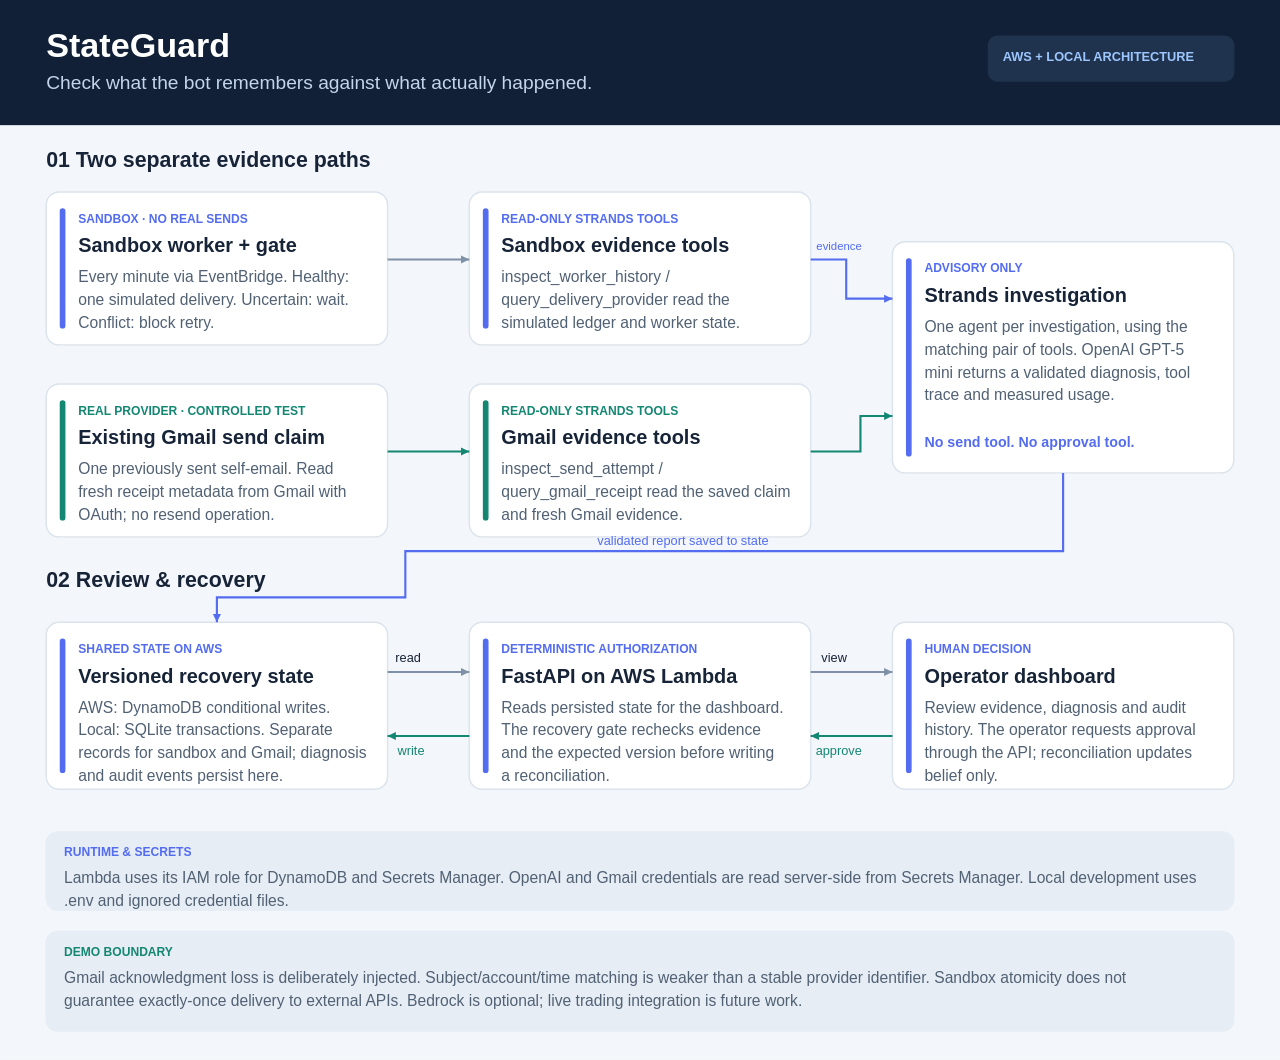
<file: docs/architecture-diagram.html>
<!doctype html><html lang="en"><head><meta charset="utf-8"><meta name="viewport" content="width=device-width,initial-scale=1"><title>StateGuard Architecture</title><style>body{margin:0;background:#f3f6fa}svg{display:block;width:100%;height:auto;max-width:1800px;margin:auto}</style></head><body><svg xmlns="http://www.w3.org/2000/svg" width="1800" height="1490" viewBox="0 0 1800 1490" role="img" aria-label="StateGuard Architecture"><rect width="100%" height="100%" fill="#f3f6fa"/><rect x="0" y="0" width="1800" height="175" rx="0" fill="#112037" stroke="#112037" stroke-width="2"/><text x="65" y="80" fill="#ffffff" font-family="Segoe UI,Arial,sans-serif" font-size="48" font-weight="700">StateGuard</text><text x="65" y="125" fill="#c4d4eb" font-family="Segoe UI,Arial,sans-serif" font-size="27" font-weight="400">Check what the bot remembers against what actually happened.</text><rect x="1390" y="51" width="345" height="63" rx="13" fill="#20334e" stroke="#20334e" stroke-width="2"/><text x="1410" y="86" fill="#9dc6ff" font-family="Segoe UI,Arial,sans-serif" font-size="18" font-weight="700">AWS + LOCAL ARCHITECTURE</text><text x="65" y="235" fill="#172438" font-family="Segoe UI,Arial,sans-serif" font-size="30" font-weight="700">01  Two separate evidence paths</text><rect x="65" y="270" width="480" height="215" rx="18" fill="#ffffff" stroke="#dbe3ec" stroke-width="2"/><rect x="85" y="294" width="6" height="167" rx="3" fill="#536cf0" stroke="#536cf0" stroke-width="2"/><text x="110" y="313" fill="#536cf0" font-family="Segoe UI,Arial,sans-serif" font-size="17" font-weight="700">SANDBOX · NO REAL SENDS</text><text x="110" y="355" fill="#172438" font-family="Segoe UI,Arial,sans-serif" font-size="28" font-weight="700">Sandbox worker + gate</text><text x="110" y="397" fill="#516174" font-family="Segoe UI,Arial,sans-serif" font-size="22" font-weight="400">Every minute via EventBridge. Healthy:</text><text x="110" y="429" fill="#516174" font-family="Segoe UI,Arial,sans-serif" font-size="22" font-weight="400">one simulated delivery. Uncertain: wait.</text><text x="110" y="461" fill="#516174" font-family="Segoe UI,Arial,sans-serif" font-size="22" font-weight="400">Conflict: block retry.</text><rect x="660" y="270" width="480" height="215" rx="18" fill="#ffffff" stroke="#dbe3ec" stroke-width="2"/><rect x="680" y="294" width="6" height="167" rx="3" fill="#536cf0" stroke="#536cf0" stroke-width="2"/><text x="705" y="313" fill="#536cf0" font-family="Segoe UI,Arial,sans-serif" font-size="17" font-weight="700">READ-ONLY STRANDS TOOLS</text><text x="705" y="355" fill="#172438" font-family="Segoe UI,Arial,sans-serif" font-size="28" font-weight="700">Sandbox evidence tools</text><text x="705" y="397" fill="#516174" font-family="Segoe UI,Arial,sans-serif" font-size="22" font-weight="400">inspect_worker_history /</text><text x="705" y="429" fill="#516174" font-family="Segoe UI,Arial,sans-serif" font-size="22" font-weight="400">query_delivery_provider read the</text><text x="705" y="461" fill="#516174" font-family="Segoe UI,Arial,sans-serif" font-size="22" font-weight="400">simulated ledger and worker state.</text><rect x="65" y="540" width="480" height="215" rx="18" fill="#ffffff" stroke="#dbe3ec" stroke-width="2"/><rect x="85" y="564" width="6" height="167" rx="3" fill="#148772" stroke="#148772" stroke-width="2"/><text x="110" y="583" fill="#148772" font-family="Segoe UI,Arial,sans-serif" font-size="17" font-weight="700">REAL PROVIDER · CONTROLLED TEST</text><text x="110" y="625" fill="#172438" font-family="Segoe UI,Arial,sans-serif" font-size="28" font-weight="700">Existing Gmail send claim</text><text x="110" y="667" fill="#516174" font-family="Segoe UI,Arial,sans-serif" font-size="22" font-weight="400">One previously sent self-email. Read</text><text x="110" y="699" fill="#516174" font-family="Segoe UI,Arial,sans-serif" font-size="22" font-weight="400">fresh receipt metadata from Gmail with</text><text x="110" y="731" fill="#516174" font-family="Segoe UI,Arial,sans-serif" font-size="22" font-weight="400">OAuth; no resend operation.</text><rect x="660" y="540" width="480" height="215" rx="18" fill="#ffffff" stroke="#dbe3ec" stroke-width="2"/><rect x="680" y="564" width="6" height="167" rx="3" fill="#148772" stroke="#148772" stroke-width="2"/><text x="705" y="583" fill="#148772" font-family="Segoe UI,Arial,sans-serif" font-size="17" font-weight="700">READ-ONLY STRANDS TOOLS</text><text x="705" y="625" fill="#172438" font-family="Segoe UI,Arial,sans-serif" font-size="28" font-weight="700">Gmail evidence tools</text><text x="705" y="667" fill="#516174" font-family="Segoe UI,Arial,sans-serif" font-size="22" font-weight="400">inspect_send_attempt /</text><text x="705" y="699" fill="#516174" font-family="Segoe UI,Arial,sans-serif" font-size="22" font-weight="400">query_gmail_receipt read the saved claim</text><text x="705" y="731" fill="#516174" font-family="Segoe UI,Arial,sans-serif" font-size="22" font-weight="400">and fresh Gmail evidence.</text><rect x="1255" y="340" width="480" height="325" rx="18" fill="#ffffff" stroke="#dbe3ec" stroke-width="2"/><rect x="1275" y="364" width="6" height="277" rx="3" fill="#536cf0" stroke="#536cf0" stroke-width="2"/><text x="1300" y="383" fill="#536cf0" font-family="Segoe UI,Arial,sans-serif" font-size="17" font-weight="700">ADVISORY ONLY</text><text x="1300" y="425" fill="#172438" font-family="Segoe UI,Arial,sans-serif" font-size="28" font-weight="700">Strands investigation</text><text x="1300" y="467" fill="#516174" font-family="Segoe UI,Arial,sans-serif" font-size="22" font-weight="400">One agent per investigation, using the</text><text x="1300" y="499" fill="#516174" font-family="Segoe UI,Arial,sans-serif" font-size="22" font-weight="400">matching pair of tools. OpenAI GPT-5</text><text x="1300" y="531" fill="#516174" font-family="Segoe UI,Arial,sans-serif" font-size="22" font-weight="400">mini returns a validated diagnosis, tool</text><text x="1300" y="563" fill="#516174" font-family="Segoe UI,Arial,sans-serif" font-size="22" font-weight="400">trace and measured usage.</text><text x="1300" y="628" fill="#536cf0" font-family="Segoe UI,Arial,sans-serif" font-size="20" font-weight="700">No send tool. No approval tool.</text><polyline points="545,365 660,365" fill="none" stroke="#8091a7" stroke-width="3"/><polygon points="660,365 648.2941876694152,370.654551943446 648.2941876694152,359.345448056554" fill="#8091a7"/><polyline points="545,635 660,635" fill="none" stroke="#148772" stroke-width="3"/><polygon points="660,635 648.2941876694152,640.654551943446 648.2941876694152,629.345448056554" fill="#148772"/><polyline points="1140,365 1190,365 1190,420 1255,420" fill="none" stroke="#536cf0" stroke-width="3"/><polygon points="1255,420 1243.2941876694151,425.654551943446 1243.2941876694151,414.345448056554" fill="#536cf0"/><polyline points="1140,635 1210,635 1210,585 1255,585" fill="none" stroke="#148772" stroke-width="3"/><polygon points="1255,585 1243.2941876694151,590.654551943446 1243.2941876694151,579.345448056554" fill="#148772"/><text x="1148" y="351" fill="#536cf0" font-family="Segoe UI,Arial,sans-serif" font-size="16" font-weight="400">evidence</text><text x="65" y="825" fill="#172438" font-family="Segoe UI,Arial,sans-serif" font-size="30" font-weight="700">02  Review &amp; recovery</text><rect x="65" y="875" width="480" height="235" rx="18" fill="#ffffff" stroke="#dbe3ec" stroke-width="2"/><rect x="85" y="899" width="6" height="187" rx="3" fill="#536cf0" stroke="#536cf0" stroke-width="2"/><text x="110" y="918" fill="#536cf0" font-family="Segoe UI,Arial,sans-serif" font-size="17" font-weight="700">SHARED STATE ON AWS</text><text x="110" y="960" fill="#172438" font-family="Segoe UI,Arial,sans-serif" font-size="28" font-weight="700">Versioned recovery state</text><text x="110" y="1002" fill="#516174" font-family="Segoe UI,Arial,sans-serif" font-size="22" font-weight="400">AWS: DynamoDB conditional writes.</text><text x="110" y="1034" fill="#516174" font-family="Segoe UI,Arial,sans-serif" font-size="22" font-weight="400">Local: SQLite transactions. Separate</text><text x="110" y="1066" fill="#516174" font-family="Segoe UI,Arial,sans-serif" font-size="22" font-weight="400">records for sandbox and Gmail; diagnosis</text><text x="110" y="1098" fill="#516174" font-family="Segoe UI,Arial,sans-serif" font-size="22" font-weight="400">and audit events persist here.</text><rect x="660" y="875" width="480" height="235" rx="18" fill="#ffffff" stroke="#dbe3ec" stroke-width="2"/><rect x="680" y="899" width="6" height="187" rx="3" fill="#536cf0" stroke="#536cf0" stroke-width="2"/><text x="705" y="918" fill="#536cf0" font-family="Segoe UI,Arial,sans-serif" font-size="17" font-weight="700">DETERMINISTIC AUTHORIZATION</text><text x="705" y="960" fill="#172438" font-family="Segoe UI,Arial,sans-serif" font-size="28" font-weight="700">FastAPI on AWS Lambda</text><text x="705" y="1002" fill="#516174" font-family="Segoe UI,Arial,sans-serif" font-size="22" font-weight="400">Reads persisted state for the dashboard.</text><text x="705" y="1034" fill="#516174" font-family="Segoe UI,Arial,sans-serif" font-size="22" font-weight="400">The recovery gate rechecks evidence</text><text x="705" y="1066" fill="#516174" font-family="Segoe UI,Arial,sans-serif" font-size="22" font-weight="400">and the expected version before writing</text><text x="705" y="1098" fill="#516174" font-family="Segoe UI,Arial,sans-serif" font-size="22" font-weight="400">a reconciliation.</text><rect x="1255" y="875" width="480" height="235" rx="18" fill="#ffffff" stroke="#dbe3ec" stroke-width="2"/><rect x="1275" y="899" width="6" height="187" rx="3" fill="#536cf0" stroke="#536cf0" stroke-width="2"/><text x="1300" y="918" fill="#536cf0" font-family="Segoe UI,Arial,sans-serif" font-size="17" font-weight="700">HUMAN DECISION</text><text x="1300" y="960" fill="#172438" font-family="Segoe UI,Arial,sans-serif" font-size="28" font-weight="700">Operator dashboard</text><text x="1300" y="1002" fill="#516174" font-family="Segoe UI,Arial,sans-serif" font-size="22" font-weight="400">Review evidence, diagnosis and audit</text><text x="1300" y="1034" fill="#516174" font-family="Segoe UI,Arial,sans-serif" font-size="22" font-weight="400">history. The operator requests approval</text><text x="1300" y="1066" fill="#516174" font-family="Segoe UI,Arial,sans-serif" font-size="22" font-weight="400">through the API; reconciliation updates</text><text x="1300" y="1098" fill="#516174" font-family="Segoe UI,Arial,sans-serif" font-size="22" font-weight="400">belief only.</text><polyline points="1495,665 1495,775 570,775 570,840 305,840 305,875" fill="none" stroke="#536cf0" stroke-width="3"/><polygon points="305,875 299.345448056554,863.2941876694152 310.654551943446,863.2941876694152" fill="#536cf0"/><text x="840" y="766" fill="#536cf0" font-family="Segoe UI,Arial,sans-serif" font-size="18" font-weight="400">validated report saved to state</text><polyline points="545,945 660,945" fill="none" stroke="#8091a7" stroke-width="3"/><polygon points="660,945 648.2941876694152,950.654551943446 648.2941876694152,939.345448056554" fill="#8091a7"/><text x="556" y="931" fill="#172438" font-family="Segoe UI,Arial,sans-serif" font-size="18" font-weight="400">read</text><polyline points="660,1035 545,1035" fill="none" stroke="#148772" stroke-width="3"/><polygon points="545,1035 556.7058123305848,1029.345448056554 556.7058123305848,1040.654551943446" fill="#148772"/><text x="559" y="1062" fill="#148772" font-family="Segoe UI,Arial,sans-serif" font-size="18" font-weight="400">write</text><polyline points="1140,945 1255,945" fill="none" stroke="#8091a7" stroke-width="3"/><polygon points="1255,945 1243.2941876694151,950.654551943446 1243.2941876694151,939.345448056554" fill="#8091a7"/><text x="1155" y="931" fill="#172438" font-family="Segoe UI,Arial,sans-serif" font-size="18" font-weight="400">view</text><polyline points="1255,1035 1140,1035" fill="none" stroke="#148772" stroke-width="3"/><polygon points="1140,1035 1151.7058123305849,1029.345448056554 1151.7058123305849,1040.654551943446" fill="#148772"/><text x="1147" y="1062" fill="#148772" font-family="Segoe UI,Arial,sans-serif" font-size="18" font-weight="400">approve</text><rect x="65" y="1170" width="1670" height="110" rx="16" fill="#e7edf5" stroke="#e7edf5" stroke-width="2"/><text x="90" y="1204" fill="#536cf0" font-family="Segoe UI,Arial,sans-serif" font-size="17" font-weight="700">RUNTIME &amp; SECRETS</text><text x="90" y="1242" fill="#516174" font-family="Segoe UI,Arial,sans-serif" font-size="22" font-weight="400">Lambda uses its IAM role for DynamoDB and Secrets Manager. OpenAI and Gmail credentials are read server-side from Secrets Manager. Local development uses</text><text x="90" y="1274" fill="#516174" font-family="Segoe UI,Arial,sans-serif" font-size="22" font-weight="400">.env and ignored credential files.</text><rect x="65" y="1310" width="1670" height="140" rx="16" fill="#e7edf5" stroke="#e7edf5" stroke-width="2"/><text x="90" y="1344" fill="#148772" font-family="Segoe UI,Arial,sans-serif" font-size="17" font-weight="700">DEMO BOUNDARY</text><text x="90" y="1382" fill="#516174" font-family="Segoe UI,Arial,sans-serif" font-size="22" font-weight="400">Gmail acknowledgment loss is deliberately injected. Subject/account/time matching is weaker than a stable provider identifier. Sandbox atomicity does not</text><text x="90" y="1414" fill="#516174" font-family="Segoe UI,Arial,sans-serif" font-size="22" font-weight="400">guarantee exactly-once delivery to external APIs. Bedrock is optional; live trading integration is future work.</text></svg></body></html>
</file>
